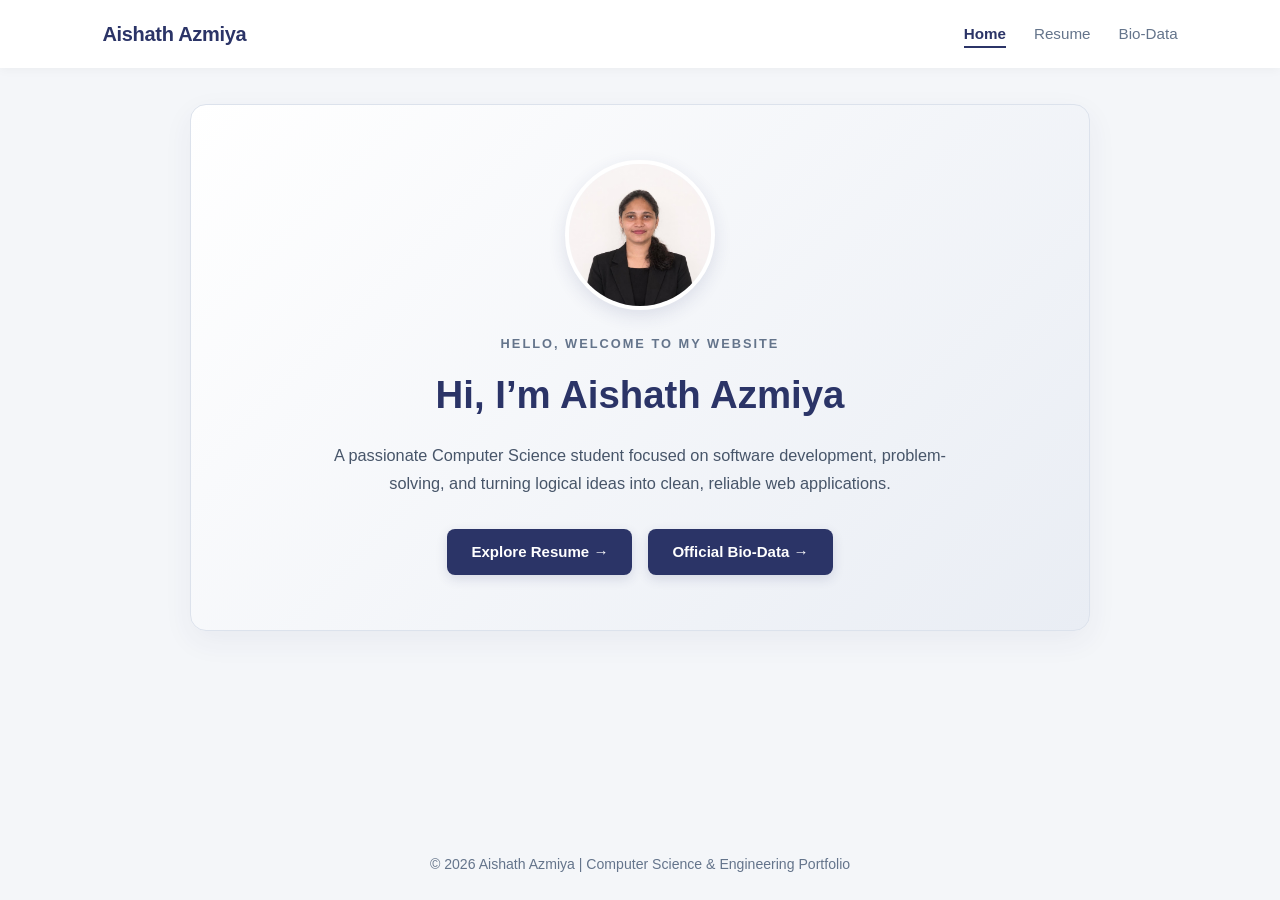
<file: index.html>
<!DOCTYPE html>
<html lang="en">
<head>
<meta charset="UTF-8">
<meta name="viewport" content="width=device-width, initial-scale=1.0">
<title>Aishath Azmiya | Portfolio</title>
<link rel="stylesheet" href="style.css?v=6">
<script src="https://code.jquery.com/jquery-3.6.0.min.js"></script>
</head>
<body>
<nav class="navbar">
<div class="logo">Aishath Azmiya</div>
<ul class="nav-links">
<li><a href="index.html" class="active">Home</a></li>
<li><a href="resume.html">Resume</a></li>
<li><a href="biodata.html">Bio-Data</a></li>
</ul>
</nav>
<main class="container">
<section class="hero-center-card">
<div class="avatar-circle">
<img src="photo.jpg" alt="Aishath Azmiya" onerror="this.src='https://via.placeholder.com/160?text=Photo'">
</div>
<p class="welcome-subtitle">HELLO, WELCOME TO MY WEBSITE</p>
<h1 class="hero-name">Hi, I’m Aishath Azmiya</h1>
<p class="hero-bio">
A passionate Computer Science student focused on software development, problem-solving, and turning logical ideas into clean, reliable web applications.
</p>
<div class="hero-cta">
<a href="resume.html" class="btn-solid">Explore Resume &rarr;</a>
<a href="biodata.html" class="btn-solid">Official Bio-Data &rarr;</a>
</div>
</section>
</main>
<footer>
<p>&copy; 2026 Aishath Azmiya | Computer Science & Engineering Portfolio</p>
</footer>
</body>
</html>
</file>
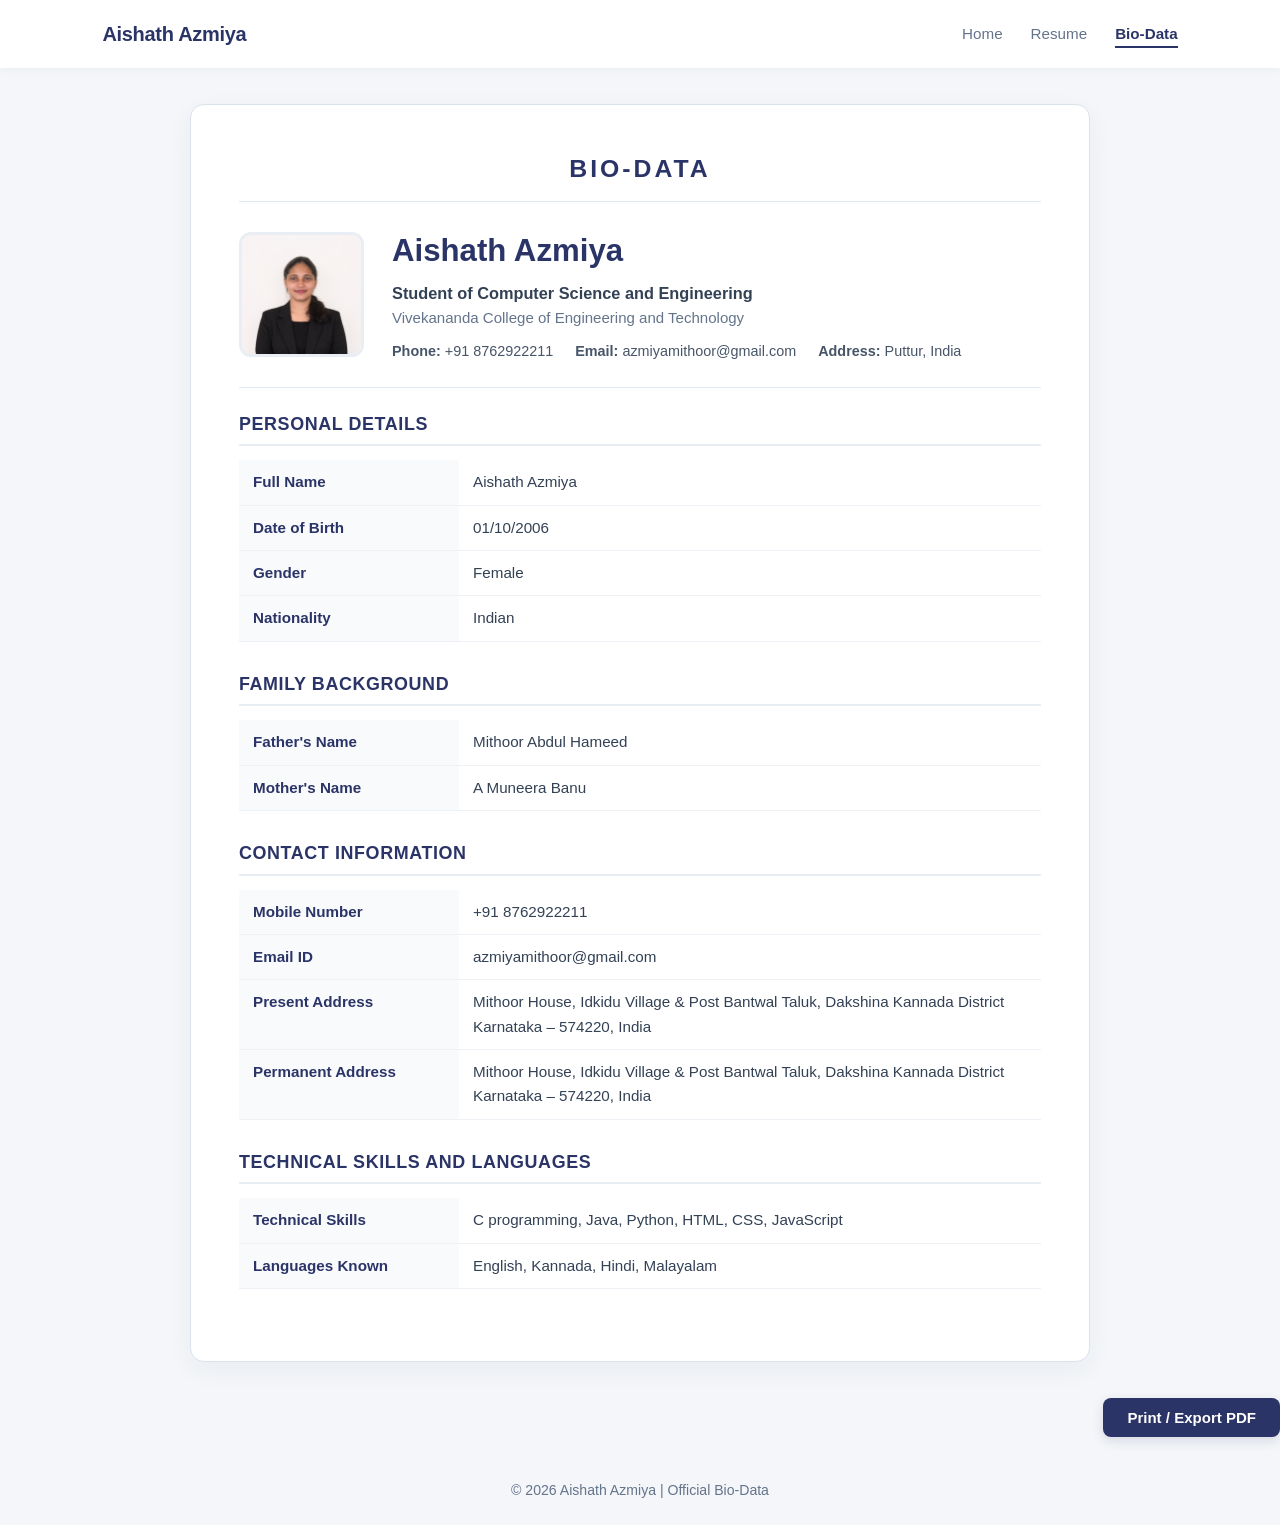
<file: biodata.html>
<!DOCTYPE html>
<html lang="en">
<head>
<meta charset="UTF-8">
<meta name="viewport" content="width=device-width, initial-scale=1.0">
<title>Bio-Data | Aishath Azmiya</title>
<link rel="stylesheet" href="style.css?v=8">
<script src="https://code.jquery.com/jquery-3.6.0.min.js"></script>
</head>
<body>
<nav class="navbar">
<div class="logo">Aishath Azmiya</div>
<ul class="nav-links">
<li><a href="index.html">Home</a></li>
<li><a href="resume.html">Resume</a></li>
<li><a href="biodata.html" class="active">Bio-Data</a></li>
</ul>
</nav>
<main class="container">
<section class="document-sheet">
<h1 class="document-heading">Bio-Data</h1>
<header class="sheet-header">
<div class="sheet-photo">
<img src="photo.jpg" alt="Profile Photo" onerror="this.src='https://via.placeholder.com/130?text=Photo'">
</div>
<div class="sheet-title">
<h1>Aishath Azmiya</h1>
<p class="doc-subtitle">Student of Computer Science and Engineering</p>
<p class="doc-inst">Vivekananda College of Engineering and Technology</p>
<div class="header-contacts-stacked">
<p><strong>Phone:</strong> +91 8762922211</p>
<p><strong>Email:</strong> azmiyamithoor@gmail.com</p>
<p><strong>Address:</strong> Puttur, India</p>
</div>
</div>
</header>
<hr class="sheet-rule">
<div class="sheet-section">
<h2>Personal Details</h2>
<table class="info-table">
<tr>
<th>Full Name</th>
<td>Aishath Azmiya</td>
</tr>
<tr>
<th>Date of Birth</th>
<td>01/10/2006</td>
</tr>
<tr>
<th>Gender</th>
<td>Female</td>
</tr>
<tr>
<th>Nationality</th>
<td>Indian</td>
</tr>
</table>
</div>
<div class="sheet-section">
<h2>Family Background</h2>
<table class="info-table">
<tr>
<th>Father's Name</th>
<td>Mithoor Abdul Hameed</td>
</tr>
<tr>
<th>Mother's Name</th>
<td>A Muneera Banu</td>
</tr>
</table>
</div>
<div class="sheet-section">
<h2>Contact Information</h2>
<table class="info-table">
<tr>
<th>Mobile Number</th>
<td>+91 8762922211 </td>
</tr>
<tr>
<th>Email ID</th>
<td>azmiyamithoor@gmail.com</td>
</tr>
<tr>
<th>Present Address</th>
<td>Mithoor House, Idkidu Village & Post
Bantwal Taluk, Dakshina Kannada District
Karnataka – 574220, India</td>
</tr>
<tr>
<th>Permanent Address</th>
<td>Mithoor House, Idkidu Village & Post
Bantwal Taluk, Dakshina Kannada District
Karnataka – 574220, India</td>
</tr>
</table>
</div>
<div class="sheet-section">
<h2>Technical Skills and Languages</h2>
<table class="info-table">
<tr>
<th>Technical Skills</th>
<td>C programming, Java, Python, HTML, CSS, JavaScript</td>
</tr>
<tr>
<th>Languages Known</th>
<td>English, Kannada, Hindi, Malayalam</td>
</tr>
</table>
</div>
</section>
</main>
<div class="action-bar">
<button onclick="window.print()" class="btn-solid">Print / Export PDF</button>
</div>
<footer>
<p>&copy; 2026 Aishath Azmiya | Official Bio-Data</p>
</footer>
</body>
</html>
</file>
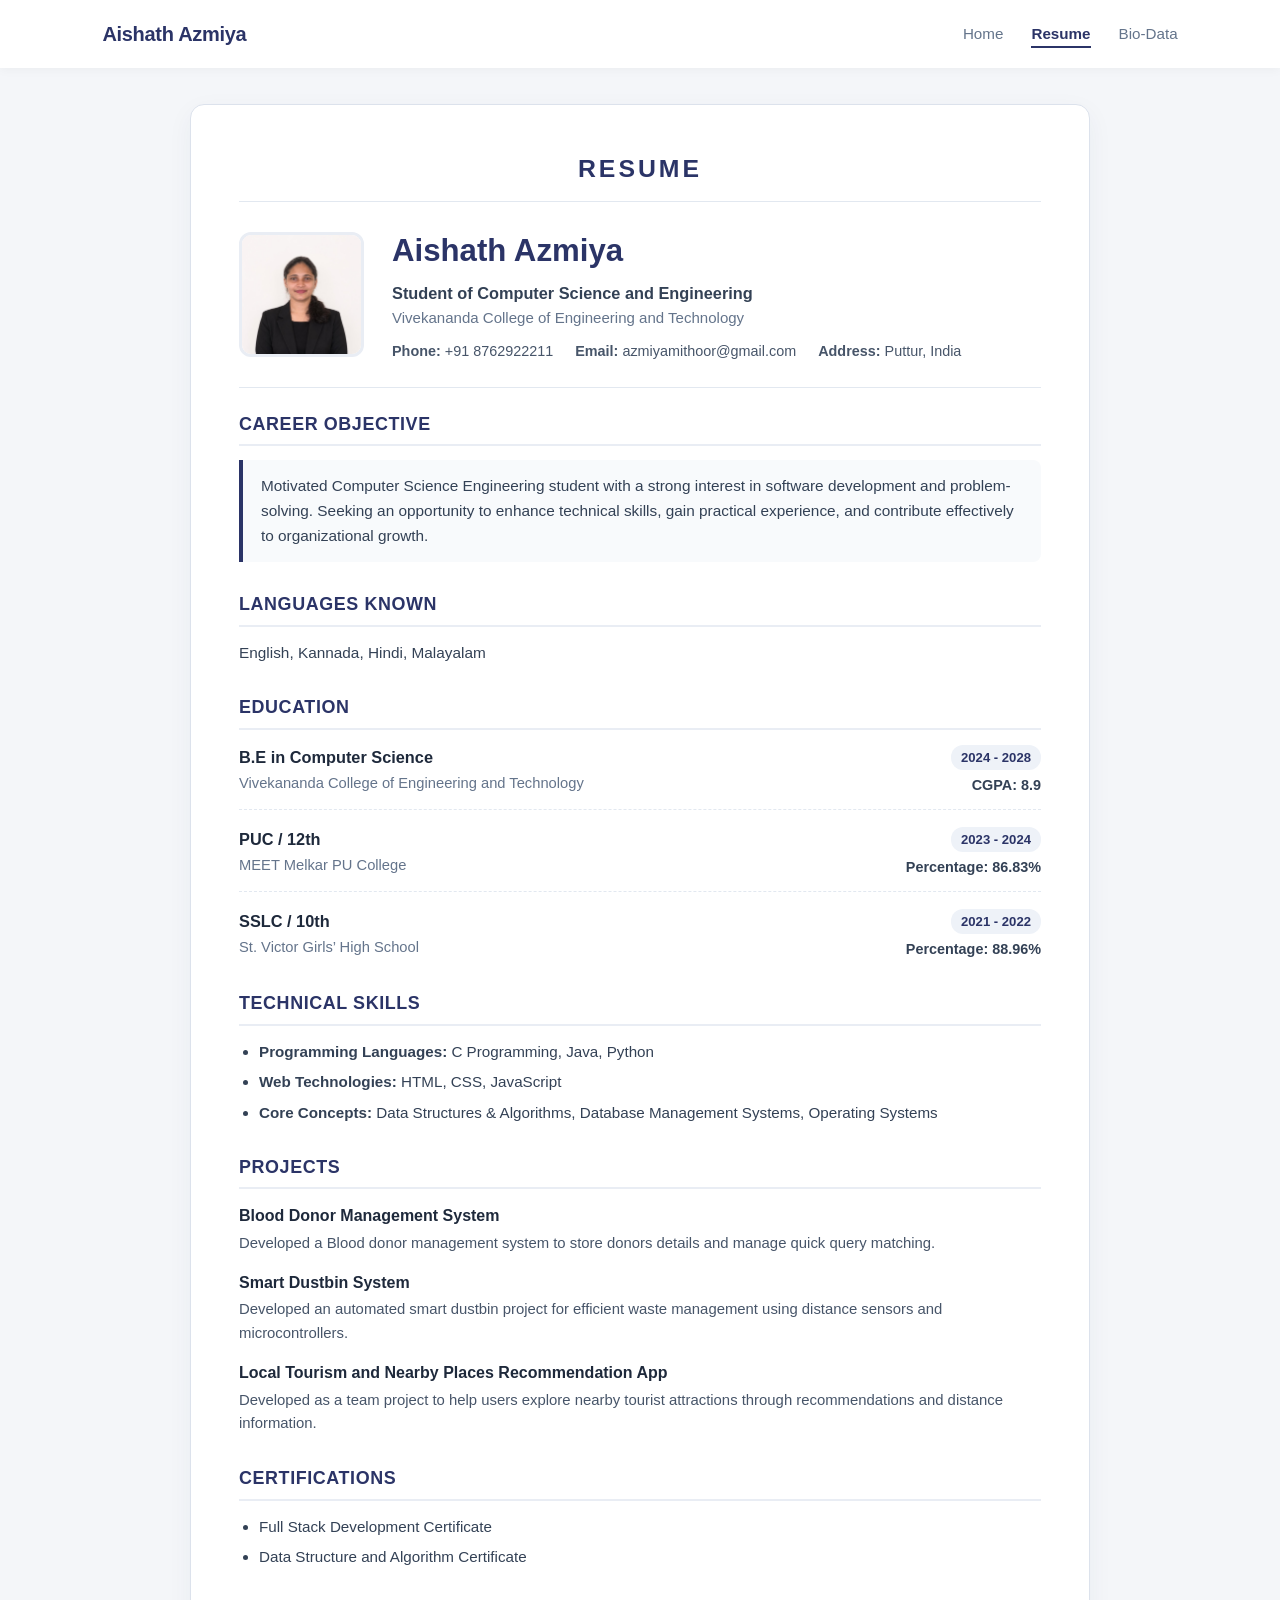
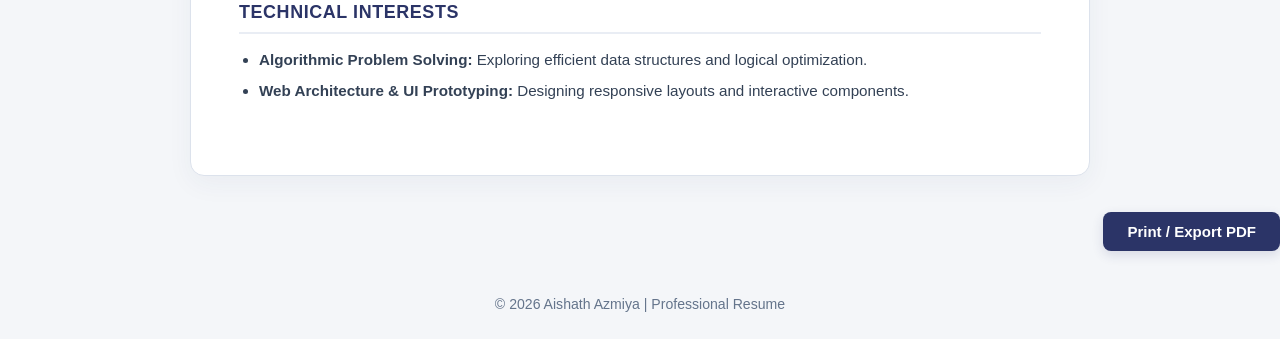
<file: resume.html>
<!DOCTYPE html>
<html lang="en">
<head>
<meta charset="UTF-8">
<meta name="viewport" content="width=device-width, initial-scale=1.0">
<title>Professional Resume | Aishath Azmiya</title>
<link rel="stylesheet" href="style.css?v=7">
<script src="https://code.jquery.com/jquery-3.6.0.min.js"></script>
</head>
<body>
<nav class="navbar">
<div class="logo">Aishath Azmiya</div>
<ul class="nav-links">
<li><a href="index.html">Home</a></li>
<li><a href="resume.html" class="active">Resume</a></li>
<li><a href="biodata.html">Bio-Data</a></li>
</ul>
</nav>
<main class="container">
<section class="document-sheet">
<h1 class="document-heading">RESUME</h1>
<header class="sheet-header">
<div class="sheet-photo">
<img src="photo.jpg" alt="Profile Photo" onerror="this.src='https://via.placeholder.com/130?text=Photo'">
</div>
<div class="sheet-title">
<h1>Aishath Azmiya</h1>
<p class="doc-subtitle">Student of Computer Science and Engineering</p>
<p class="doc-inst">Vivekananda College of Engineering and Technology</p>
<div class="header-contacts-stacked">
<p><strong>Phone:</strong> +91 8762922211</p>
<p><strong>Email:</strong> azmiyamithoor@gmail.com</p>
<p><strong>Address:</strong> Puttur, India</p>
</div>
</div>
</header>
<hr class="sheet-rule">
<section class="sheet-section">
<h2>Career Objective</h2>
<div class="quote-box">
Motivated Computer Science Engineering student with a strong interest in software development and problem-solving. Seeking an opportunity to enhance technical skills, gain practical experience, and contribute effectively to organizational growth.
</div>
</section>
<section class="sheet-section">
<h2>Languages Known</h2>
<p class="inline-text">English, Kannada, Hindi, Malayalam</p>
</section>
<section class="sheet-section">
<h2>Education</h2>
<div class="timeline-container">
<div class="timeline-row">
<div class="tr-left">
<h3>B.E in Computer Science</h3>
<p class="tr-inst">Vivekananda College of Engineering and Technology</p>
</div>
<div class="tr-right">
<span class="tr-date">2024 - 2028</span>
<p class="tr-score">CGPA: 8.9</p>
</div>
</div>
<div class="timeline-row">
<div class="tr-left">
<h3>PUC / 12th</h3>
<p class="tr-inst">MEET Melkar PU College</p>
</div>
<div class="tr-right">
<span class="tr-date">2023 - 2024</span>
<p class="tr-score">Percentage: 86.83%</p>
</div>
</div>
<div class="timeline-row">
<div class="tr-left">
<h3>SSLC / 10th</h3>
<p class="tr-inst">St. Victor Girls’ High School</p>
</div>
<div class="tr-right">
<span class="tr-date">2021 - 2022</span>
<p class="tr-score">Percentage: 88.96%</p>
</div>
</div>
</div>
</section>
<section class="sheet-section">
<h2>Technical Skills</h2>
<ul class="clean-bullet-list">
<li><strong>Programming Languages:</strong> C Programming, Java, Python</li>
<li><strong>Web Technologies:</strong> HTML, CSS, JavaScript</li>
<li><strong>Core Concepts:</strong> Data Structures & Algorithms, Database Management Systems, Operating Systems</li>
</ul>
</section>
<section class="sheet-section">
<h2>Projects</h2>
<div class="project-block">
<h3>Blood Donor Management System</h3>
<p>Developed a Blood donor management system to store donors details and manage quick query matching.</p>
</div>
<div class="project-block">
<h3>Smart Dustbin System</h3>
<p>Developed an automated smart dustbin project for efficient waste management using distance sensors and microcontrollers.</p>
</div>
<div class="project-block">
<h3>Local Tourism and Nearby Places Recommendation App</h3>
<p>Developed as a team project to help users explore nearby tourist attractions through recommendations and distance information.</p>
</div>
</section>
<section class="sheet-section">
<h2>Certifications</h2>
<ul class="clean-bullet-list">
<li>Full Stack Development Certificate</li>
<li>Data Structure and Algorithm Certificate</li>
</ul>
</section>
<section class="sheet-section">
<h2>Technical Interests</h2>
<ul class="clean-bullet-list">
<li><strong>Algorithmic Problem Solving:</strong> Exploring efficient data structures and logical optimization.</li>
<li><strong>Web Architecture & UI Prototyping:</strong> Designing responsive layouts and interactive components.</li>
</ul>
</section>
</main>
<div class="action-bar">
<button onclick="window.print()" class="btn-solid">Print / Export PDF</button>
</div>
<footer>
<p>&copy; 2026 Aishath Azmiya | Professional Resume</p>
</footer>
</body>
</html>
</file>
<file: style.css>
/* =========================================
1. GLOBAL VARIABLES & RESET
========================================= */
:root {
--primary-navy: #2b3467;
--primary-dark: #1e254b;
--bg-slate: #f4f6f9;
--surface-white: #ffffff;
--border-light: #dce2ec;
--text-main: #1e293b;
--text-muted: #64748b;
}
* {
margin: 0;
padding: 0;
box-sizing: border-box;
font-family: 'Segoe UI', Tahoma, Geneva, Verdana, sans-serif;
}
body {
background-color: var(--bg-slate);
color: var(--text-main);
line-height: 1.6;
display: flex;
flex-direction: column;
min-height: 100vh;
}
/* =========================================
2. NAVIGATION BAR & CONTAINERS
========================================= */
.navbar {
background-color: var(--surface-white);
padding: 18px 8%;
display: flex;
justify-content: space-between;
align-items: center;
box-shadow: 0 2px 10px rgba(0, 0, 0, 0.04);
position: sticky;
top: 0;
z-index: 100;
}
.logo {
font-size: 1.25rem;
font-weight: 700;
color: var(--primary-navy);
letter-spacing: -0.3px;
}
.nav-links {
list-style: none;
display: flex;
gap: 28px;
}
.nav-links a {
text-decoration: none;
color: var(--text-muted);
font-weight: 500;
font-size: 0.95rem;
transition: color 0.2s ease;
padding-bottom: 4px;
}
.nav-links a:hover,
.nav-links a.active {
color: var(--primary-navy);
font-weight: 600;
border-bottom: 2px solid var(--primary-navy);
}
.container {
width: 92%;
max-width: 900px;
margin: 36px auto;
flex: 1;
}
/* =========================================
3. BUTTONS
========================================= */
.btn-solid {
display: inline-block;
background-color: var(--primary-navy);
color: #ffffff;
padding: 11px 24px;
border: none;
border-radius: 8px;
text-decoration: none;
font-size: 0.94rem;
font-weight: 600;
cursor: pointer;
transition: background-color 0.2s ease, transform 0.15s ease;
box-shadow: 0 4px 12px rgba(43, 52, 103, 0.14);
}
.btn-solid:hover {
background-color: var(--primary-dark);
transform: translateY(-1px);
}
/* =========================================
4. HOME PAGE HERO CARD (index.html)
========================================= */
.hero-center-card {
background: linear-gradient(135deg, #ffffff 0%, #e9edf4 100%);
border: 1px solid var(--border-light);
border-radius: 16px;
padding: 55px 40px;
text-align: center;
box-shadow: 0 10px 30px rgba(43, 52, 103, 0.06);
}
.avatar-circle {
width: 150px;
height: 150px;
margin: 0 auto 24px auto;
border-radius: 50%;
overflow: hidden;
border: 4px solid #ffffff;
box-shadow: 0 6px 18px rgba(43, 52, 103, 0.12);
background-color: #f8fafc;
}
.avatar-circle img {
width: 100%;
height: 100%;
object-fit: cover;
}
.welcome-subtitle {
font-size: 0.8rem;
font-weight: 700;
letter-spacing: 2px;
color: var(--text-muted);
text-transform: uppercase;
margin-bottom: 10px;
}
.hero-name {
font-size: 2.4rem;
font-weight: 700;
color: var(--primary-navy);
margin-bottom: 16px;
}
.hero-bio {
max-width: 620px;
margin: 0 auto 32px auto;
color: #475569;
font-size: 1.02rem;
line-height: 1.7;
}
.hero-cta {
display: flex;
justify-content: center;
gap: 16px;
flex-wrap: wrap;
}
/* =========================================
5. RESUME & BIO-DATA SHEET (resume.html / biodata.html)
========================================= */
.action-bar {
display: flex;
justify-content: flex-end;
margin-bottom: 18px;
}
.document-sheet, .prof-card {
background-color: var(--surface-white);
border: 1px solid var(--border-light);
border-radius: 14px;
padding: 44px 48px;
box-shadow: 0 8px 26px rgba(43, 52, 103, 0.05);
}
.document-heading {
text-align: center;
font-size: 1.55rem;
font-weight: 700;
letter-spacing: 3px;
color: var(--primary-navy);
text-transform: uppercase;
margin-bottom: 24px;
padding-bottom: 12px;
border-bottom: 1.5px solid #e2e8f0;
}
.sheet-header {
display: flex;
align-items: center;
gap: 28px;
margin-bottom: 24px;
}
.sheet-photo {
width: 125px;
height: 125px;
border-radius: 12px;
overflow: hidden;
border: 3px solid #e9edf4;
flex-shrink: 0;
}
.sheet-photo img {
width: 100%;
height: 100%;
object-fit: cover;
}
.sheet-title h1 {
font-size: 1.95rem;
color: var(--primary-navy);
margin-bottom: 4px;
}
.doc-subtitle {
font-size: 1.02rem;
font-weight: 600;
color: #334155;
}
.doc-inst {
font-size: 0.94rem;
color: var(--text-muted);
margin-bottom: 10px;
}
.header-contacts-stacked {
display: flex;
flex-wrap: wrap;
gap: 6px 22px;
font-size: 0.9rem;
color: #475569;
}
.sheet-rule {
border: none;
border-top: 1.5px solid #e2e8f0;
margin: 22px 0;
}
.sheet-section {
margin-bottom: 28px;
}
.sheet-section h2 {
font-size: 1.12rem;
font-weight: 700;
color: var(--primary-navy);
text-transform: uppercase;
letter-spacing: 0.6px;
border-bottom: 2px solid #e9edf4;
padding-bottom: 6px;
margin-bottom: 14px;
}
.quote-box {
background-color: #f8fafc;
border-left: 4px solid var(--primary-navy);
padding: 14px 18px;
border-radius: 0 8px 8px 0;
color: #334155;
font-size: 0.96rem;
}
.inline-text {
font-size: 0.96rem;
color: #334155;
}
/* =========================================
6. BIO-DATA TABLES (info-table & grid-table)
========================================= */
.info-table {
width: 100%;
border-collapse: collapse;
font-size: 0.95rem;
}
.info-table th,
.info-table td {
text-align: left;
padding: 10px 14px;
border-bottom: 1px solid #eef2f6;
vertical-align: top;
}
/* Key-Value Tables (Personal, Family, Contact, Skills) */
.info-table:not(.grid-table) th {
width: 220px;
font-weight: 600;
color: var(--primary-navy);
background-color: #f8fafc;
}
.info-table:not(.grid-table) td {
color: #334155;
}
/* Multi-Column Grid Table (Educational Qualification) */
.grid-table {
border: 1px solid var(--border-light);
border-radius: 8px;
overflow: hidden;
}
.grid-table th {
background-color: var(--primary-navy);
color: #ffffff;
font-weight: 600;
padding: 12px 14px;
}
.grid-table td {
color: #334155;
border-bottom: 1px solid var(--border-light);
}
.grid-table tr:nth-child(even) td {
background-color: #f8fafc;
}
/* =========================================
7. RESUME TIMELINE, LISTS & PROJECTS
========================================= */
.timeline-container {
display: flex;
flex-direction: column;
gap: 16px;
}
.timeline-row {
display: flex;
justify-content: space-between;
align-items: flex-start;
padding-bottom: 12px;
border-bottom: 1px dashed #e2e8f0;
}
.timeline-row:last-child {
border-bottom: none;
padding-bottom: 0;
}
.tr-left h3 {
font-size: 1.02rem;
color: #1e293b;
margin-bottom: 2px;
}
.tr-inst {
font-size: 0.92rem;
color: var(--text-muted);
}
.tr-right {
text-align: right;
flex-shrink: 0;
}
.tr-date {
display: inline-block;
background-color: #eef2f8;
color: var(--primary-navy);
font-size: 0.82rem;
font-weight: 600;
padding: 2px 10px;
border-radius: 12px;
margin-bottom: 4px;
}
.tr-score {
font-size: 0.9rem;
font-weight: 600;
color: #334155;
}
.clean-bullet-list {
padding-left: 20px;
color: #334155;
font-size: 0.95rem;
}
.clean-bullet-list li {
margin-bottom: 6px;
}
.project-block {
margin-bottom: 14px;
}
.project-block:last-child {
margin-bottom: 0;
}
.project-block h3 {
font-size: 1rem;
color: #1e293b;
margin-bottom: 3px;
}
.project-block p {
font-size: 0.93rem;
color: #475569;
}
/* =========================================
8. DECLARATION, FOOTER & PRINT
========================================= */
.declaration p {
font-size: 0.94rem;
color: #334155;
}
.declaration-footer {
display: flex;
justify-content: space-between;
align-items: flex-end;
margin-top: 24px;
}
.sub-text {
font-size: 0.88rem;
color: var(--text-muted);
}
.signature-block {
text-align: right;
}
footer {
text-align: center;
padding: 24px;
color: var(--text-muted);
font-size: 0.88rem;
margin-top: auto;
}
@media print {
body {
background: #ffffff;
}
.navbar, .action-bar, footer {
display: none;
}
.container {
width: 100%;
max-width: 100%;
margin: 0;
}
.document-sheet {
box-shadow: none;
border: none;
padding: 0;
}
.grid-table th {
background-color: #2b3467 !important;
color: #ffffff !important;
-webkit-print-color-adjust: exact;
print-color-adjust: exact;
}
}
@media (max-width: 640px) {
.sheet-header {
flex-direction: column;
text-align: center;
}
.header-contacts-stacked {
justify-content: center;
}
.info-table:not(.grid-table) th {
width: 140px;
}
.timeline-row {
flex-direction: column;
gap: 6px;
}
.tr-right {
text-align: left;
}
.document-sheet {
padding: 28px 20px;
}
}
</file>
